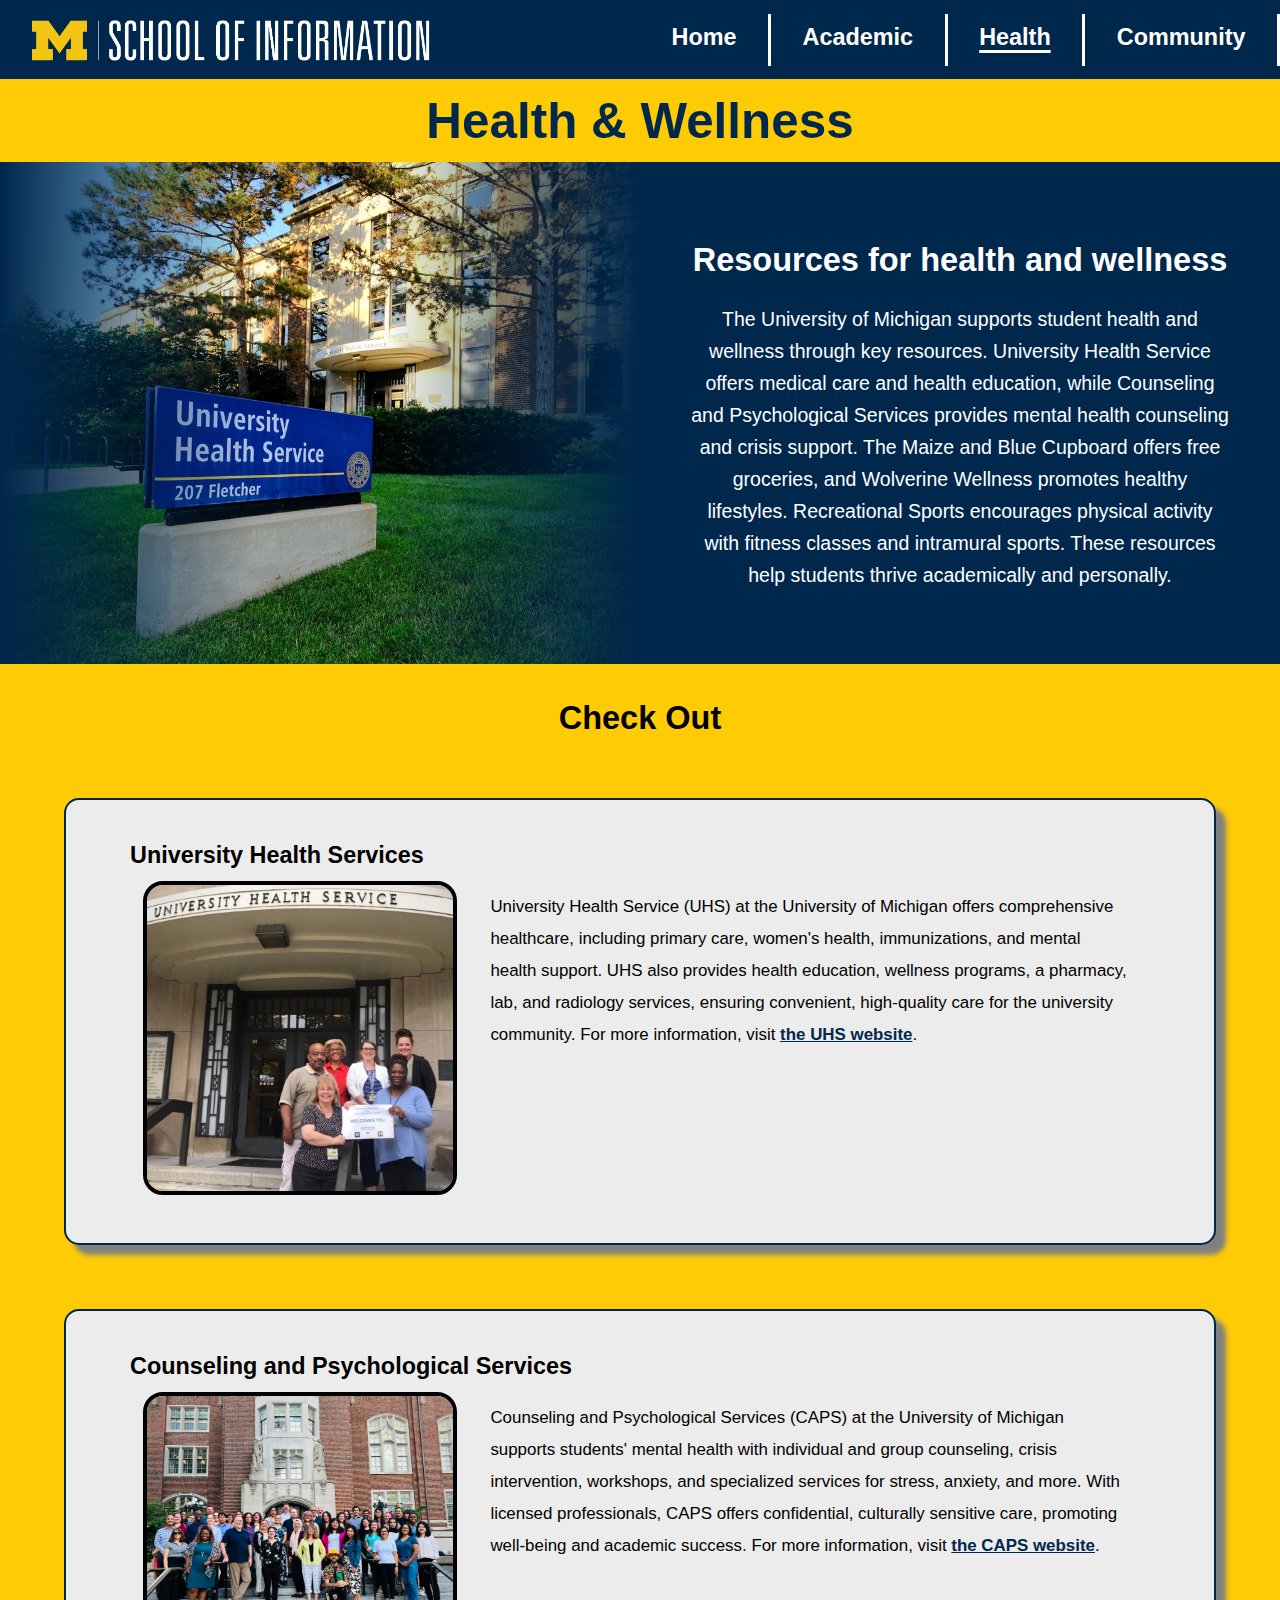
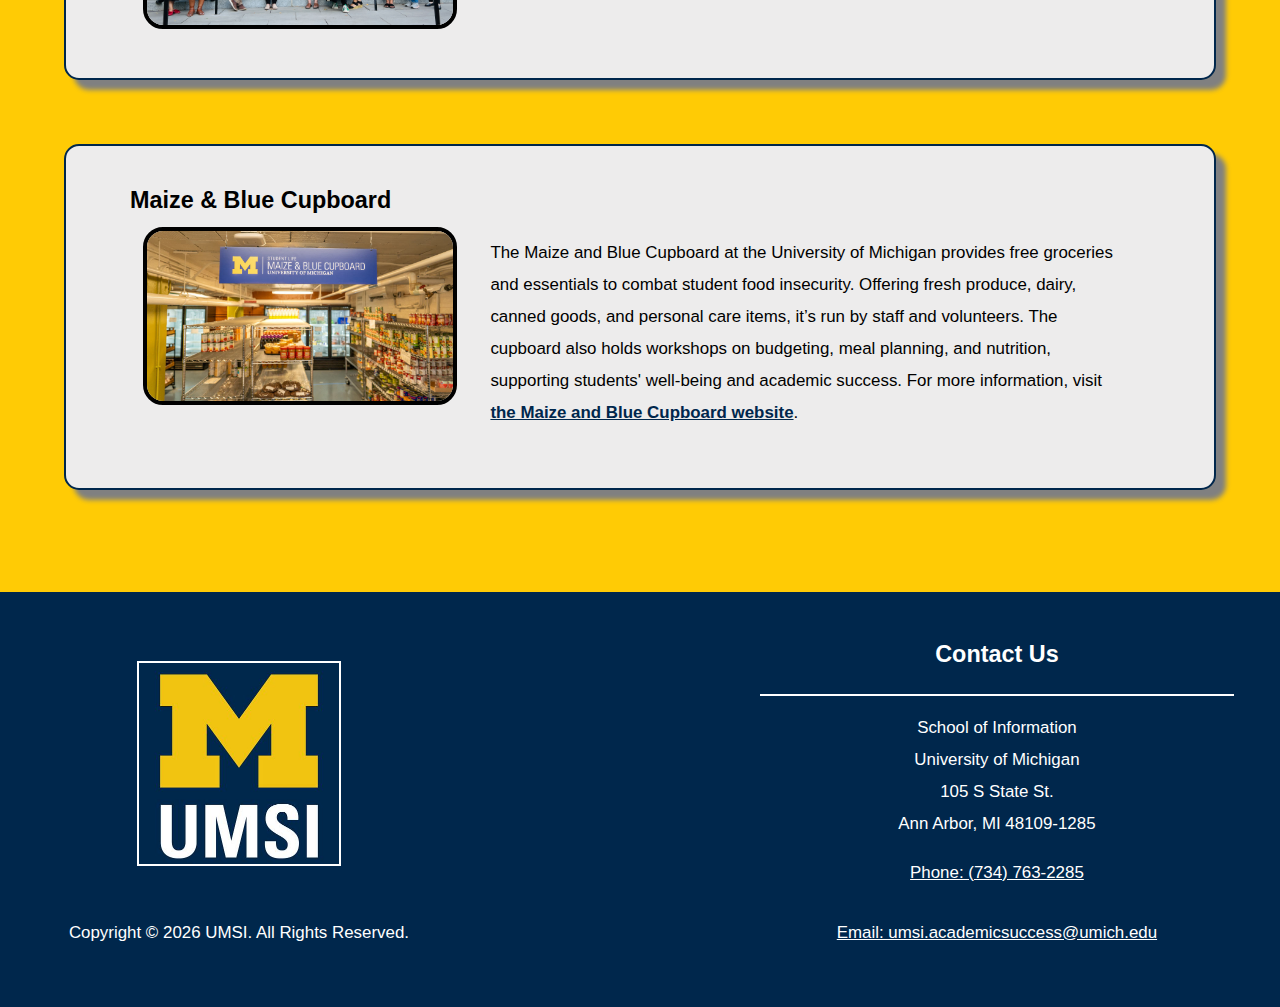
<file: health.html>
<!DOCTYPE html>
<html lang="en">
  <head>
    <meta charset="UTF-8" >
    <meta name="viewport" content="width=device-width, initial-scale=1.0" >
    <link rel="icon" type="image/png" href="images/UMSI_signature_vertical_informal_solidblue.jpg">
    <link rel="stylesheet" type="text/css" href="css/html5reset.css">
    <link rel="stylesheet" type="text/css" href="css/style.css">
    <title>Health & Wellness</title>
  </head>
  <body>
    <a class = "skip" href="#main-content">Skip to Main Content</a>
    <header>
      <!-- Image from UMSI digital assets -->
      <img
        src="images/UMSI_signature_marketing_no_U_white.png"
        alt="UMSI Logo"
      >
      <nav>
        <ul>
          <li class="nav-item"><a href="index.html">Home</a></li>
          <li class="nav-item">
            <a href="support.html">Academic</a>
            <ul class="dropdown">
              <li><a href="support.html#tutoring">UMSI Tutoring</a></li>
              <li><a href="support.html#sweetland">Sweetland Writing Center</a></li>
            </ul>
          </li>
          <li class="nav-item active">
            <a href="health.html">Health</a>
            <ul class="dropdown">
              <li><a href="health.html#uhs">University Health Services</a></li>
              <li><a href="health.html#caps">Counseling and Psychological Services</a></li>
              <li><a href="health.html#mabc">Maize & Blue Cupboard</a></li>
            </ul>
          </li>
          <li class="nav-item">
            <a href="community.html">Community</a>
            <ul class="dropdown">
              <li><a href="community.html#orgs">Student Organizations</a></li>
              <li><a href="community.html#firstgen">First-Generation Student Center</a></li>
            </ul>
          </li>
        </ul>
      </nav>
      <h1 id="main-content">Health & Wellness</h1>
    </header>
    <main>
      <section class="overview">
        <!-- Image from UMSI digital assets -->
        <img
          src="images/UHS.jpg"
          alt="Entrance of the University Health Services building with a name and address sign."
        >
        <div>
        <h2>Resources for health and wellness</h2>
        <!-- Contents generated by UMGPT using promt "writing me a paragraph about UMich health and wellness resources, highlighting 4-5 key resources including UHS, CAPS, Maize Blue Cupboard" -->
        <p>
          The University of Michigan supports student health and wellness through key resources. 
          University Health Service offers medical care and health education, while Counseling 
          and Psychological Services provides mental health counseling and crisis support. 
          The Maize and Blue Cupboard offers free groceries, and Wolverine Wellness promotes healthy 
          lifestyles. Recreational Sports encourages physical activity with fitness classes and 
          intramural sports. These resources help students thrive academically and personally.
        </p>
        </div>
      </section>
      <section class="contents">
        <h2>Check Out</h2>
        <article id="uhs">
          <h3>University Health Services</h3>
          <!-- image from https://uhs.umich.edu/who -->
            <img
              src="images/UHS_welcoming.jpeg"
              alt="The University Health Service employees are posing with a 'Welcome You' sign."
            >
          <!-- Contents generated by UMGPT using promt "write me a paragraph describing UHS" -->
          <p>
            University Health Service (UHS) at the University of Michigan offers comprehensive healthcare, 
            including primary care, women's health, immunizations, and mental health support. UHS also 
            provides health education, wellness programs, a pharmacy, lab, and radiology services, ensuring 
            convenient, high-quality care for the university community. For more information, visit 
            <a href="https://uhs.umich.edu">the UHS website</a>.
          </p>
        </article>

        <article id="caps">
          <h3>Counseling and Psychological Services</h3>
          <!-- image from https://caps.umich.edu/article/meet-our-staff -->
            <img
              src="images/caps_staff.jpg"
              alt="Group picture of the Counseling and Psychological Services employees."
            >
          <!-- Contents generated by UMGPT using promt "write me a paragraph describing CAPS" -->
          <p>
            Counseling and Psychological Services (CAPS) at the University of Michigan supports 
            students' mental health with individual and group counseling, crisis intervention, 
            workshops, and specialized services for stress, anxiety, and more. With licensed 
            professionals, CAPS offers confidential, culturally sensitive care, promoting 
            well-being and academic success. For more information, visit 
            <a href="https://caps.umich.edu">the CAPS website</a>.
          </p>
        </article>

        <article id="mabc">
          <h3>Maize & Blue Cupboard</h3>
          <!-- image from https://mbc.studentlife.umich.edu -->
            <img
              src="images/cupboard.jpeg"
              alt="Inventories at the Maize & Blue Cupboard."
            >
          <!-- Contents generated by UMGPT using promt "write me a paragraph describing maize and blue cupboard" -->
          <p>
            The Maize and Blue Cupboard at the University of Michigan provides free groceries and 
            essentials to combat student food insecurity. Offering fresh produce, dairy, canned goods, 
            and personal care items, it’s run by staff and volunteers. The cupboard also holds workshops 
            on budgeting, meal planning, and nutrition, supporting students' well-being and academic 
             success. For more information, visit 
            <a href="https://mbc.studentlife.umich.edu/">the Maize and Blue Cupboard website</a>.
          </p>
        </article>
      </section>
    </main>
    <footer>
      <!-- Image from UMSI digital assets -->
      <img
      src="images/UMSI_signature_vertical_informal_solidblue.jpg"
      alt="UMSI Logo"
      >
      <p>Copyright &copy; <span id="year"></span> UMSI. All Rights Reserved.</p>
      <h3>Contact Us</h3>
      <p>
        School of Information<br>
        University of Michigan<br>
        105 S State St.<br>
        Ann Arbor, MI 48109-1285
      </p>
      <p><a href="tel:+7347632285">Phone: (734) 763-2285</a></p>
      <p><a href="mailto:umsi.academicsuccess@umich.edu">Email: umsi.academicsuccess@umich.edu</a></p>
    </footer>
    <script>
      document.getElementById("year").innerHTML = new Date().getFullYear();
    </script>
  </body>
</html>
</file>
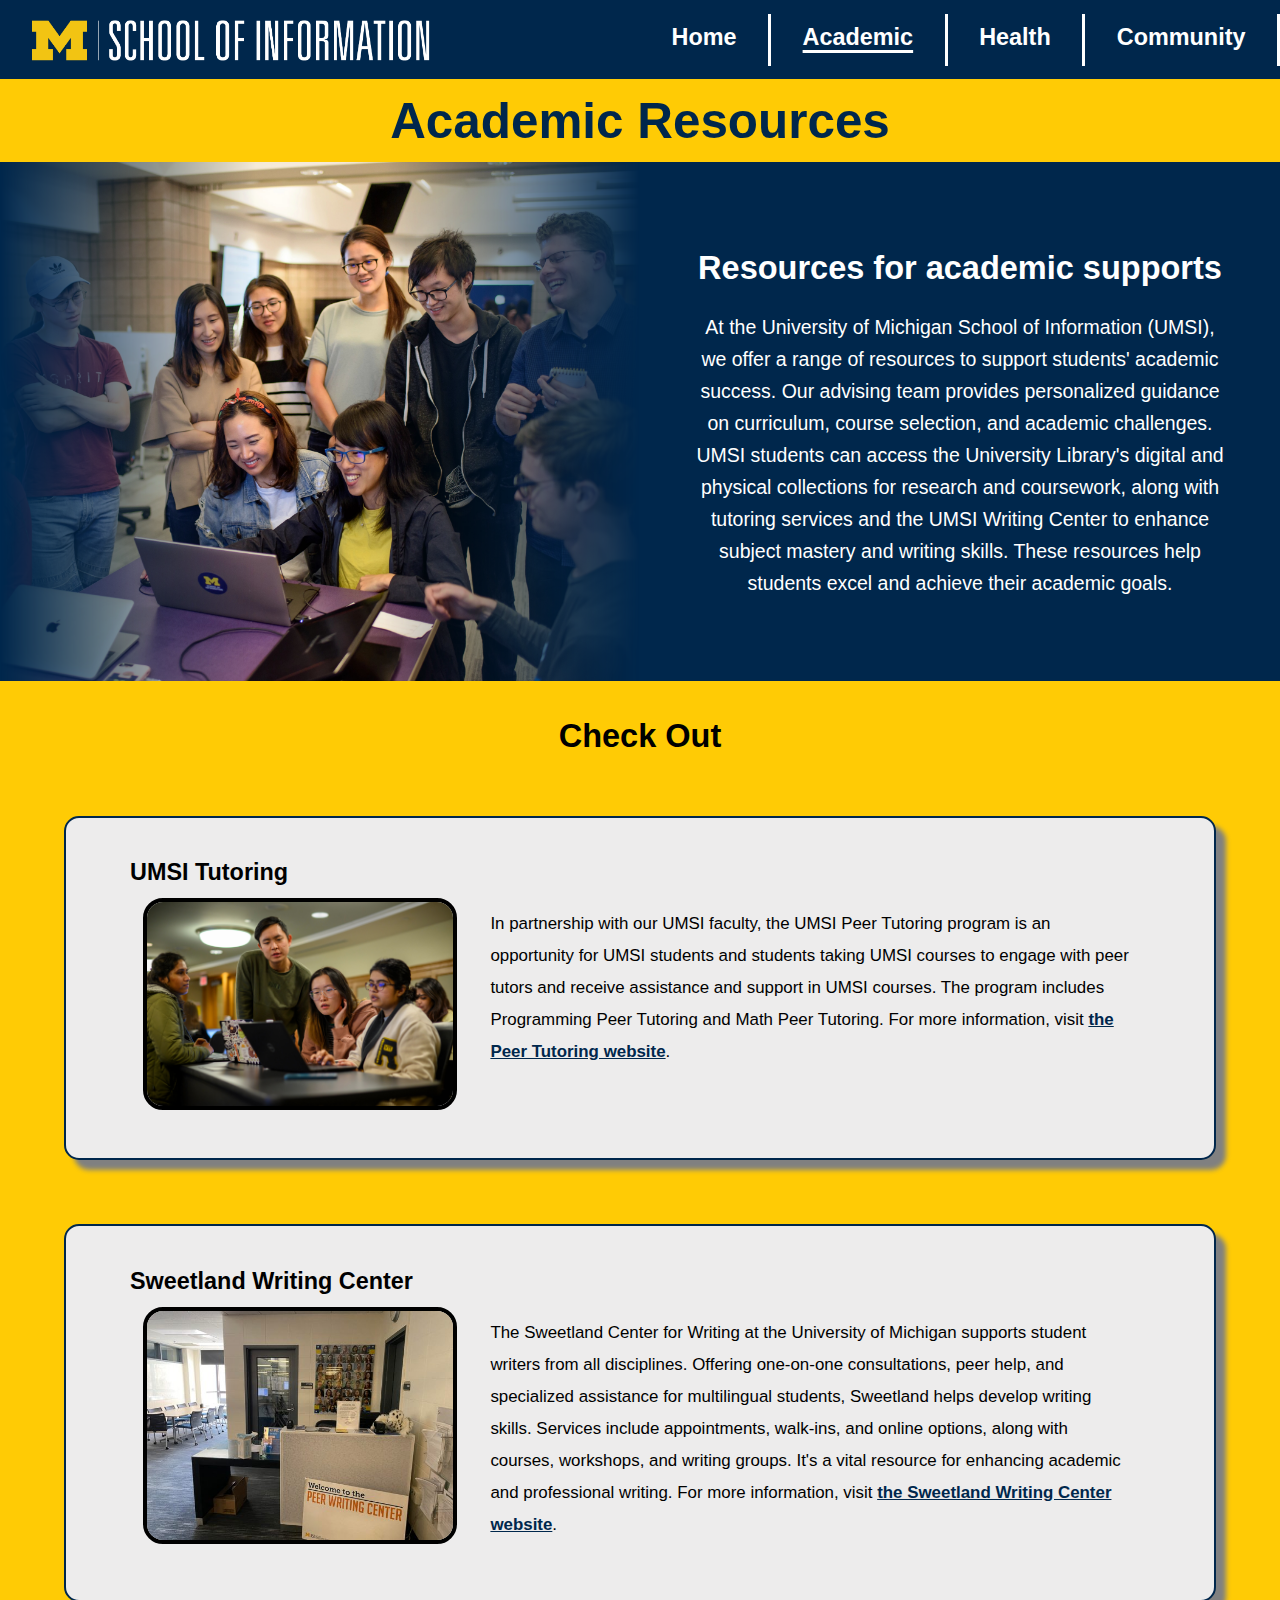
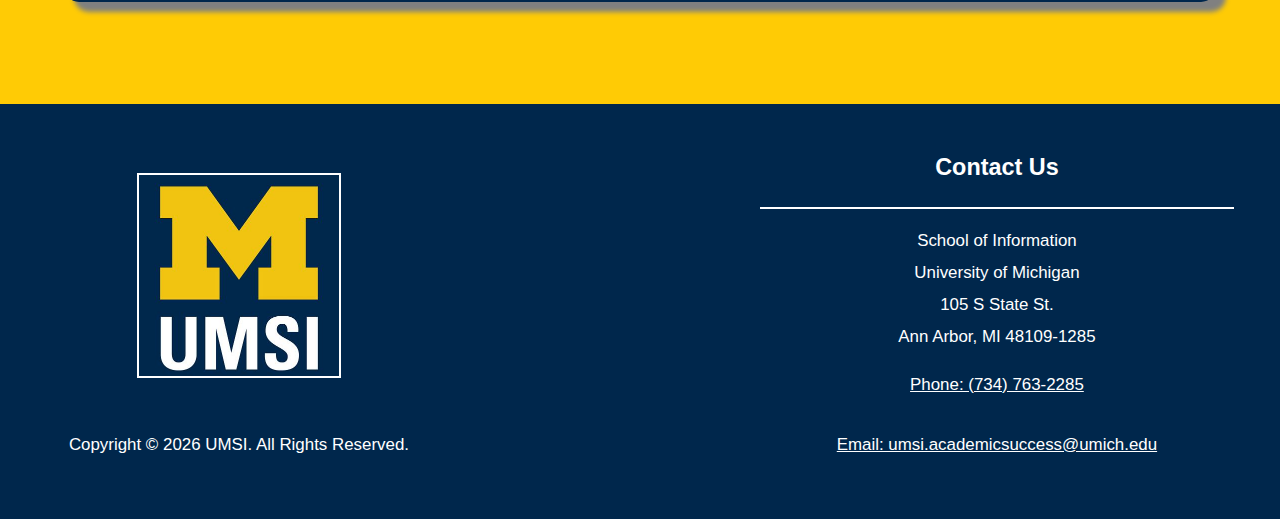
<file: support.html>
<!DOCTYPE html>
<html lang="en">
  <head>
    <meta charset="UTF-8">
    <meta name="viewport" content="width=device-width, initial-scale=1.0">
    <link rel="icon" type="image/png" href="images/UMSI_signature_vertical_informal_solidblue.jpg">
    <link rel="stylesheet" type="text/css" href="css/html5reset.css">
    <link rel="stylesheet" type="text/css" href="css/style.css">
    <title>Academic Support</title>
  </head>
  <body>
    <a class = "skip" href="#main-content">Skip to Main Content</a>
    <header>
      <img
        src="images/UMSI_signature_marketing_no_U_white.png"
        alt="UMSI Logo"
      >
      <nav>
        <ul>
          <li class="nav-item"><a href="index.html">Home</a></li>
          <li class="nav-item active">
            <a href="support.html">Academic</a>
            <ul class="dropdown">
              <li><a href="support.html#tutoring">UMSI Tutoring</a></li>
              <li><a href="support.html#sweetland">Sweetland Writing Center</a></li>
            </ul>
          </li>
          <li class="nav-item">
            <a href="health.html">Health</a>
            <ul class="dropdown">
              <li><a href="health.html#uhs">University Health Services</a></li>
              <li><a href="health.html#caps">Counseling and Psychological Services</a></li>
              <li><a href="health.html#mabc">Maize & Blue Cupboard</a></li>
            </ul>
          </li>
          <li class="nav-item">
            <a href="community.html">Community</a>
            <ul class="dropdown">
              <li><a href="community.html#orgs">Student Organizations</a></li>
              <li><a href="community.html#firstgen">First-Generation Student Center</a></li>
            </ul>
          </li>
        </ul>
      </nav>
      <h1 id="main-content">Academic Resources</h1>
    </header>
    <main>
      <section class="overview">
        <!-- Image from UMSI digital assets -->
        <img
          src="images/UMSI_AR_VR_CLASS_04.jpg"
          alt="A group of students and professor are working together on a class project."
        >
        <div>
        <h2>Resources for academic supports</h2>
        <!-- Contents generated by chatGPT -->
        <p>
          At the University of Michigan School of Information (UMSI), we offer a range of 
          resources to support students' academic success. Our advising team provides personalized 
          guidance on curriculum, course selection, and academic challenges. UMSI students can access 
          the University Library's digital and physical collections for research and coursework, 
          along with tutoring services and the UMSI Writing Center to enhance subject mastery and 
          writing skills. These resources help students excel and achieve their academic goals.
        </p>
        </div>
      </section>
      <section class="contents">
        <h2>Check Out</h2>
        <article id="tutoring">
          <h3>UMSI Tutoring</h3>
          <!-- Image from UMSI digital assets -->
            <img
              src="images/UMSI_MHIClassroom_02202023_11.jpg"
              alt="One student is instructing three other students on the laptop."
            >
          <!-- Contents copied from the umsitutoring site -->
          <p>
            In partnership with our UMSI faculty, the UMSI Peer Tutoring program
            is an opportunity for UMSI students and students taking UMSI courses
            to engage with peer tutors and receive assistance and support in
            UMSI courses. The program includes Programming Peer Tutoring and
            Math Peer Tutoring. For more information, visit 
            <a href="https://sites.google.com/umich.edu/umsitutoring/home"
              >the Peer Tutoring website</a
            >.
          </p>
        </article>

        <article id="sweetland">
          <h3>Sweetland Writing Center</h3>
          <figure>
            <!-- image from LSA Writing Center -->
            <img
              src="images/umsi_writing_center.jpeg"
              alt="Writing Center office view"
            >
          </figure>
          <!-- Contents generated by UMGPT using promt "short description of the sweetland center" -->
          <p>
            The Sweetland Center for Writing at the University of Michigan
            supports student writers from all disciplines. Offering one-on-one
            consultations, peer help, and specialized assistance for
            multilingual students, Sweetland helps develop writing skills.
            Services include appointments, walk-ins, and online options, along
            with courses, workshops, and writing groups. It's a vital resource
            for enhancing academic and professional writing. For more
            information, visit 
            <a href="https://lsa.umich.edu/sweetland">the Sweetland Writing Center website</a>.
          </p>
        </article>
      </section>
    </main>
    <footer>
      <!-- Image from UMSI digital assets -->
      <img
      src="images/UMSI_signature_vertical_informal_solidblue.jpg"
      alt="UMSI Logo"
      >
      <p>Copyright &copy; <span id="year"></span> UMSI. All Rights Reserved.</p>
      <h3>Contact Us</h3>
      <p>
        School of Information<br>
        University of Michigan<br>
        105 S State St.<br>
        Ann Arbor, MI 48109-1285
      </p>
      <p><a href="tel:+7347632285">Phone: (734) 763-2285</a></p>
      <p><a href="mailto:umsi.academicsuccess@umich.edu">Email: umsi.academicsuccess@umich.edu</a></p>
    </footer>
    <script>
      document.getElementById("year").innerHTML = new Date().getFullYear();
    </script>
  </body>
</html>
</file>
<file: css/style.css>
html {
    scroll-behavior: smooth;
}

body {
    font-family: Verdana, Geneva, Tahoma, sans-serif;
    line-height: 1.4rem;
    font-size: small;
}
/* skip to main */
.skip {
    position: absolute;
    top: -40px;
}

.skip:focus {
    position: relative;
    top: 0px;
}

*:focus {
    border: 4px solid white;
}

/* header */
header {
    background-color: #00274C;
}

header img {
    display: block;
    width: 90%;
    padding: 5% 0;
    margin: auto;
}

/* nav bar */
nav ul {
    display: flex;
    flex-direction: row;
    justify-content: space-evenly;
    background-color: #00274C;
}

nav .nav-item {
    flex-grow: 1;
    padding: 3% 0;
    border-radius: 10px 10px 0 0;
    text-align: center;
}

nav .nav-item a {
    font-size: 120%;
    font-weight: 600;
    color: #FFCB05;
    text-decoration: none;
}

nav .active {
    background-color: #FFCB05;
}

nav .active a{
    text-decoration: underline;
    text-underline-offset: 20%;
    text-decoration-thickness: 13%;
    color: #00274C;
}

/* hide dropdown in mobile view */
.dropdown {
    display: none;
}

/* h1 */
h1 {
    font-size: 220%;
    font-weight: 700;
    color: #00274C;
    padding: 3%;
    background-color: #FFCB05;
    text-align: center;
    line-height: 2rem;
}

/* main */
main {
    background-color: #FFCB05;
    padding-bottom: 3%;
}

/* overview */
.overview {
    background-color: #00274C;
    color: white;
    padding-bottom: 5%;
}

.overview img {
    display: block;
    width: 100%;
    /* https://developer.apple.com/library/archive/documentation/InternetWeb/Conceptual/SafariVisualEffectsProgGuide/Masks/Masks.html */
    -webkit-mask-box-image:
        -webkit-linear-gradient(
            top, transparent 0%, #00274C 40%, #00274C 60%, transparent 100%);
}

h2 {
    font-size: 200%;
    font-weight: 600;
    line-height: 2rem;
}

.overview h2 {
    margin: 3%;
    text-align: center;
}

.overview p {
    text-align: center;
    margin: 3% 13% 0 13%;
    font-size: 120%;
    line-height: 1.5rem;
}

.overview ul {
    list-style: none;
    display: grid;
    grid-template-columns: 1fr 1fr;
    gap: 1.5rem;
    padding: 5% 10%;
}

.overview li {
    border-radius: 50px;
    padding: 2%;
    text-align: center;
    background-color: #2F65A7;
    border: 1px solid white;
    font-size: 120%;
    display: flex;
    align-items: center;
    justify-content: center;
}

.overview a {
    text-decoration: none;
    color: white;
    font-weight: 600;
}

/* contents */
.contents article {
    background-color: #edecec;
    border: 2px solid #00274C;
    border-radius: 15px;
    box-shadow: 10px 10px 5px gray;
    padding: 3% 5%;
    margin: 5%;
}

.contents h2 {
    font-size: 250%;
    font-weight: 600;
    line-height: 2rem;
    text-align: center;
    padding-top: 3%;
}

h3 {
    font-size: 180%;
    font-weight: 600;
    line-height: 2rem;
}

.contents p {
    font-weight: 500;
    font-size: 130%;
    line-height: 2rem;
    margin: 3%;
}

.contents ul {
    margin: 3%;
    list-style: none;
}

.contents li {
    border-bottom: 1px solid gray;
    margin: 3%;
    font-weight: 500;
    font-size: 130%;
    line-height: 2rem;
}

.contents img {
    width: 90%;
    display: block;
    border: 4px solid black;
    border-radius: 20px;
    margin: 3% auto;
}

.contents a {
    font-weight: 600;
    color: #00274C;
}

/* outro */
.outro img {
    display: block;
    width: 100%;
    -webkit-mask-box-image:
        -webkit-linear-gradient(
            top, transparent 0%, #FFCB05 20%, #FFCB05 80%, transparent 100%);
}

.outro h3 {
    font-weight: 600;
    font-size: 180%;
    line-height: 2rem;
    display: block;
    text-align: center;
    color: #00274C;
    padding-bottom: 3%;
}

.outro p {
    font-weight: 500;
    font-size: 130%;
    line-height: 2rem;
    display: block;
    text-align: center;
    padding: 3%;
    color: #00274C;
}

/* footer */
footer {
    background-color: #00274C;
    padding: 10%;
    color: white;
    text-align: center;
    line-height: 2rem;
}

footer img {
    border: 2px solid white;
    display: block;
    margin: auto;
    width: 50%;
}

footer h3 {
    border-bottom: 2px solid white;
    margin: 0 20%;
    padding-bottom: 3%;
}

footer p {
    margin: 5% auto;
    font-weight: 500;
    font-size: 130%;
    line-height: 2rem;
}

footer a {
    color: white;
}

/* 404 style */
.error {
    padding: 5%;
    color: #00274C;
    text-align: center;
}

.error h2 {
    font-size: 220%;
}

.error p {
    padding-top: 5%;
    font-size: 180%;
    line-height: 3rem;
}

.error a {
    font-weight: 700;
    color: #00274C;
}

.error a:hover {
    border: 3px solid #00274C;
}

.button {
    display: inline-block;
    background-color: #00274C;
    padding: 15px 30px;
    margin: 5%;
    border-radius: 50px;
}

.button a {
    color: white;
    font-size: 180%;
    text-decoration: none;
}

.button a:hover {
    border: 3px solid white;
}

@media only screen and (min-width: 1200px) {
    /* header layout */
    header {
        display: grid;
        grid-template-columns: repeat(6, 1fr);
    }

    /* logo */
    header img {
        grid-area: 1/1/2/4;
        max-width: 400px;
        margin-left: 5%;
        padding: 2% 0 2% 0;
    }

    header nav {
        grid-area: 1/4/2/7;
        display: flex;
    }

    /* navigation */
    header nav ul {
        flex-grow: 1;
        align-items: center;
    }

    nav .nav-item a {
        color: white;
        font-size: 180%;
        font-weight: 550;
    }

    nav .nav-item a:hover {
        border: 3px solid white;
    }

    nav .nav-item {
        border-right: 3px solid white;
        border-radius: 0;
        padding: 0;
    }

    nav .active {
        background-color: #00274C;
    }

    /* show dropdown menu when hove */
    li.nav-item {
        position: relative;
        padding: 2% 0;
    }

    li.nav-item:hover .dropdown {
        position: absolute;
        display: flex;
        flex-flow: wrap column;
        align-items: stretch;
        right: 0;
        top: 100%;
        width: 100%;
        background-color: white;
        /* the line below is from: https://www.w3schools.com/css/css3_shadows_box.asp */
        box-shadow: 0 4px 8px 0 rgba(0, 0, 0, 0.2), 0 6px 20px 0 rgba(0, 0, 0, 0.19);
        border: 2px solid #00274C;
    }

    .dropdown li {
        display: block;
        padding: 10% 0;
        border-bottom: 2px solid #00274C;
    }

    .dropdown li a {
        color: #00274C;
        font-size: 120%;
    }

    .dropdown li a:hover {
        text-decoration: underline;
        text-underline-offset: 3px;
    }

    /* h1 */
    header h1 {
        grid-area: 2/1/3/7;
        padding: 2%;
        font-size: 380%;
        font-weight: 550;
    }

    /* overview */
    .overview {
        display: grid;
        grid-template-columns: 1fr 1fr;
        padding-bottom: 0;
        align-items: center;
    }

    .overview img {
        grid-area: 1/1/2/2;
        -webkit-mask-box-image: -webkit-linear-gradient(left, transparent 0%, #00274C 40%, #00274C 60%, transparent 100%);
    }

    .overview h2 {
        font-size: 250%;
        font-weight: 550;
        line-height: 3rem;
        margin: 3% 0 0 0;
    }

    .overview p {
        font-size: 150%;
        margin: 3% 8% 3% 8%;
        line-height: 2rem;
    }

    .overview a:hover {
        border: 2px solid white;
    }

    /* contents for home */
    #home {
        display: grid;
        grid-template-columns: 1fr 1fr;
    }

    #home h2 {
        grid-column: 1/3;
    }

    #home article {
        display: block;
    }

    /* home outro */
    .outro {
        display: grid;
        grid-template-columns: repeat(6, 1fr);
        padding-top: 5%;
    }

    .outro img {
        grid-area: 1/4/3/6;
        -webkit-mask-box-image:
        -webkit-linear-gradient(
            left, transparent 0%, #FFCB05 20%, #FFCB05 80%, transparent 100%);
    }

    .outro h3, .outro p {
        grid-column: 2/4;
    }

    .outro h3 {
        display: grid;
        align-items: end;
    }

    /* contents for community, support, and health pages */
    .contents article {
        display: grid;
        grid-template-columns: 1fr 1fr 1fr;
    }

    .contents article h3 {
        grid-column: 1/4;
    }

    .contents article img {
        grid-column: 1/2;
    }

    .contents article p {
        grid-column: 2/4;
    }

    /* footer */
    footer {
        display: grid;
        grid-template-columns: 1fr 1fr 1fr;
        padding: 3%;
        align-items: center;
    }

    footer img {
        grid-area: 1/1/4/2;
    }

    footer p:first-of-type {
        grid-area: 4/1/5/2;
        margin: 5% 1%;
    }

    footer p, footer h3 {
        grid-column: 2/4;
        margin: 1% 1% 1% 40%;
    }
}
</file>
